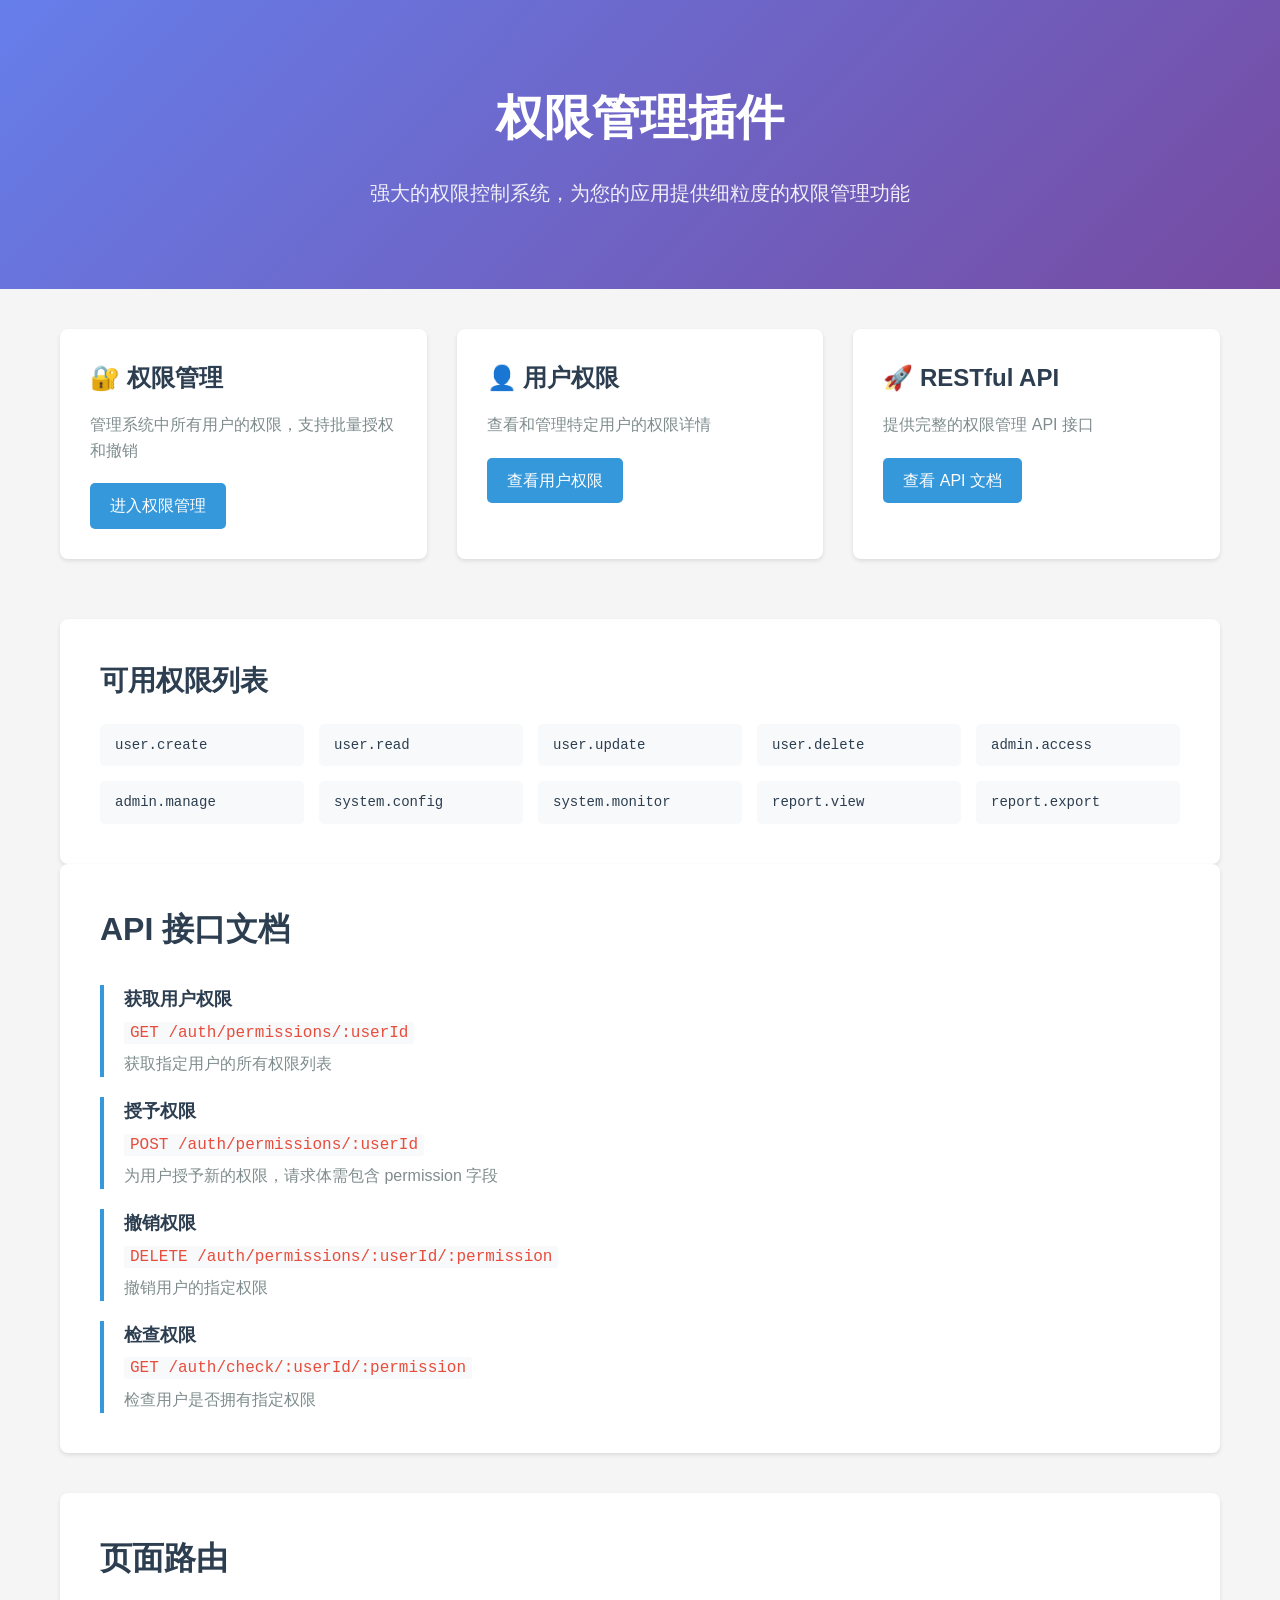
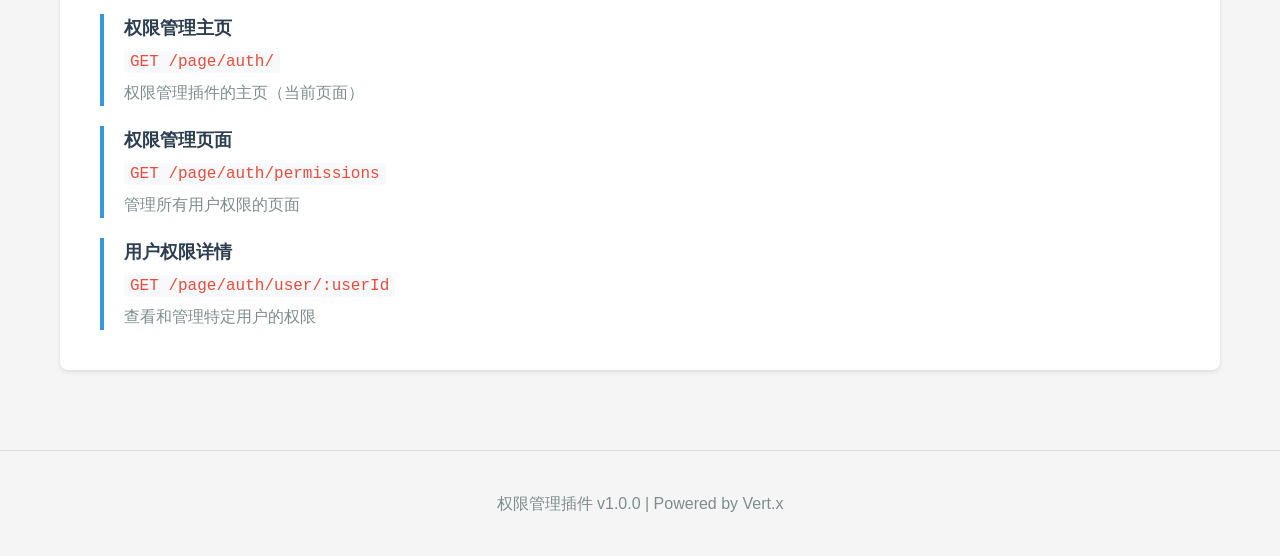
<file: packages/auth-plugin/src/main/resources/auth-plugin/templates/index.html>
<!DOCTYPE html>
<html>

<head>
  <meta charset="UTF-8">
  <meta name="viewport" content="width=device-width, initial-scale=1.0">
  <title>权限管理插件</title>
  <style>
    * {
      margin: 0;
      padding: 0;
      box-sizing: border-box;
    }

    body {
      font-family: -apple-system, BlinkMacSystemFont, 'Segoe UI', Roboto, 'Helvetica Neue', Arial, sans-serif;
      background-color: #f5f5f5;
      color: #333;
      line-height: 1.6;
    }

    .hero {
      background: linear-gradient(135deg, #667eea 0%, #764ba2 100%);
      color: white;
      padding: 80px 20px;
      text-align: center;
    }

    .hero h1 {
      font-size: 48px;
      margin-bottom: 20px;
      font-weight: 700;
    }

    .hero p {
      font-size: 20px;
      opacity: 0.9;
      max-width: 600px;
      margin: 0 auto;
    }

    .container {
      max-width: 1200px;
      margin: 0 auto;
      padding: 40px 20px;
    }

    .features {
      display: grid;
      grid-template-columns: repeat(auto-fit, minmax(300px, 1fr));
      gap: 30px;
      margin-bottom: 60px;
    }

    .feature-card {
      background-color: #fff;
      border-radius: 8px;
      box-shadow: 0 2px 4px rgba(0, 0, 0, 0.1);
      padding: 30px;
      transition: transform 0.3s, box-shadow 0.3s;
    }

    .feature-card:hover {
      transform: translateY(-5px);
      box-shadow: 0 4px 12px rgba(0, 0, 0, 0.15);
    }

    .feature-card h3 {
      color: #2c3e50;
      font-size: 24px;
      margin-bottom: 15px;
    }

    .feature-card p {
      color: #7f8c8d;
      margin-bottom: 20px;
    }

    .feature-card a {
      display: inline-block;
      padding: 10px 20px;
      background-color: #3498db;
      color: white;
      text-decoration: none;
      border-radius: 5px;
      transition: background-color 0.3s;
    }

    .feature-card a:hover {
      background-color: #2980b9;
    }

    .api-section {
      background-color: #fff;
      border-radius: 8px;
      box-shadow: 0 2px 4px rgba(0, 0, 0, 0.1);
      padding: 40px;
      margin-bottom: 40px;
    }

    .api-section h2 {
      color: #2c3e50;
      font-size: 32px;
      margin-bottom: 30px;
    }

    .api-grid {
      display: grid;
      gap: 20px;
    }

    .api-item {
      border-left: 4px solid #3498db;
      padding-left: 20px;
    }

    .api-item h4 {
      color: #2c3e50;
      font-size: 18px;
      margin-bottom: 5px;
    }

    .api-item code {
      background-color: #f8f9fa;
      padding: 2px 6px;
      border-radius: 3px;
      font-family: 'Courier New', monospace;
      color: #e74c3c;
    }

    .api-item p {
      color: #7f8c8d;
      margin-top: 5px;
    }

    .permission-list {
      background-color: #fff;
      border-radius: 8px;
      box-shadow: 0 2px 4px rgba(0, 0, 0, 0.1);
      padding: 40px;
    }

    .permission-list h2 {
      color: #2c3e50;
      font-size: 28px;
      margin-bottom: 20px;
    }

    .permission-grid {
      display: grid;
      grid-template-columns: repeat(auto-fill, minmax(200px, 1fr));
      gap: 15px;
    }

    .permission-item {
      background-color: #f8f9fa;
      padding: 10px 15px;
      border-radius: 5px;
      font-family: 'Courier New', monospace;
      font-size: 14px;
      color: #2c3e50;
    }

    .footer {
      text-align: center;
      padding: 40px 20px;
      color: #7f8c8d;
      border-top: 1px solid #e0e0e0;
    }
  </style>
</head>

<body>
  <div class="hero">
    <h1>权限管理插件</h1>
    <p>强大的权限控制系统，为您的应用提供细粒度的权限管理功能</p>
  </div>

  <div class="container">
    <div class="features">
      <div class="feature-card">
        <h3>🔐 权限管理</h3>
        <p>管理系统中所有用户的权限，支持批量授权和撤销</p>
        <a href="/page/auth/permissions">进入权限管理</a>
      </div>

      <div class="feature-card">
        <h3>👤 用户权限</h3>
        <p>查看和管理特定用户的权限详情</p>
        <a href="/page/auth/permissions">查看用户权限</a>
      </div>

      <div class="feature-card">
        <h3>🚀 RESTful API</h3>
        <p>提供完整的权限管理 API 接口</p>
        <a href="#api">查看 API 文档</a>
      </div>
    </div>

    <div class="permission-list">
      <h2>可用权限列表</h2>
      <div class="permission-grid">
        <div class="permission-item">user.create</div>
        <div class="permission-item">user.read</div>
        <div class="permission-item">user.update</div>
        <div class="permission-item">user.delete</div>
        <div class="permission-item">admin.access</div>
        <div class="permission-item">admin.manage</div>
        <div class="permission-item">system.config</div>
        <div class="permission-item">system.monitor</div>
        <div class="permission-item">report.view</div>
        <div class="permission-item">report.export</div>
      </div>
    </div>

    <div class="api-section" id="api">
      <h2>API 接口文档</h2>
      <div class="api-grid">
        <div class="api-item">
          <h4>获取用户权限</h4>
          <code>GET /auth/permissions/:userId</code>
          <p>获取指定用户的所有权限列表</p>
        </div>

        <div class="api-item">
          <h4>授予权限</h4>
          <code>POST /auth/permissions/:userId</code>
          <p>为用户授予新的权限，请求体需包含 permission 字段</p>
        </div>

        <div class="api-item">
          <h4>撤销权限</h4>
          <code>DELETE /auth/permissions/:userId/:permission</code>
          <p>撤销用户的指定权限</p>
        </div>

        <div class="api-item">
          <h4>检查权限</h4>
          <code>GET /auth/check/:userId/:permission</code>
          <p>检查用户是否拥有指定权限</p>
        </div>
      </div>
    </div>

    <div class="api-section">
      <h2>页面路由</h2>
      <div class="api-grid">
        <div class="api-item">
          <h4>权限管理主页</h4>
          <code>GET /page/auth/</code>
          <p>权限管理插件的主页（当前页面）</p>
        </div>

        <div class="api-item">
          <h4>权限管理页面</h4>
          <code>GET /page/auth/permissions</code>
          <p>管理所有用户权限的页面</p>
        </div>

        <div class="api-item">
          <h4>用户权限详情</h4>
          <code>GET /page/auth/user/:userId</code>
          <p>查看和管理特定用户的权限</p>
        </div>
      </div>
    </div>
  </div>

  <div class="footer">
    <p>权限管理插件 v1.0.0 | Powered by Vert.x</p>
  </div>
</body>

</html>
</file>
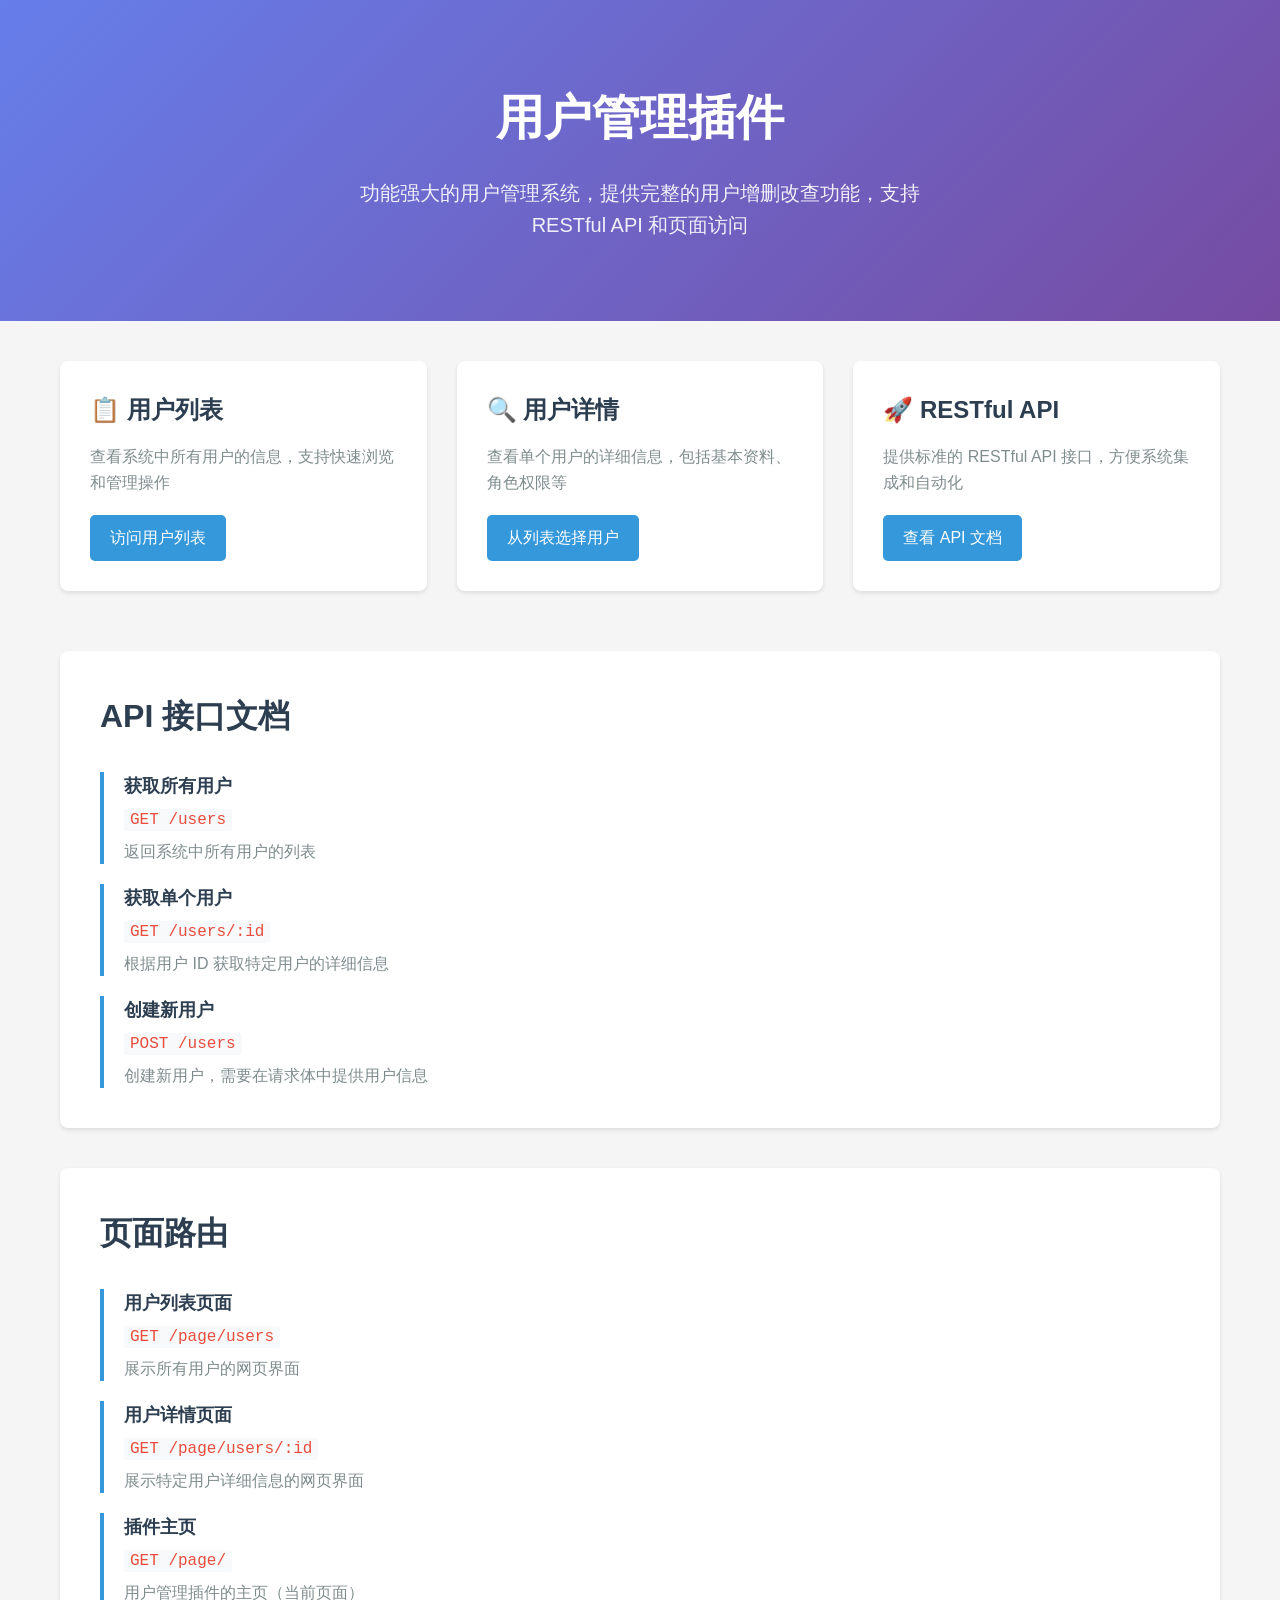
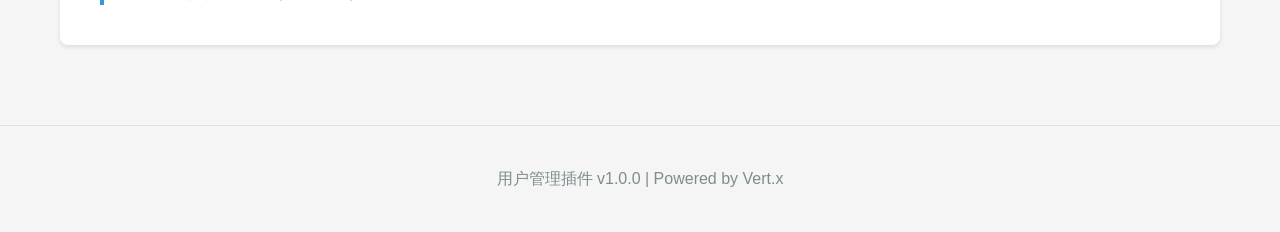
<file: packages/user-plugin/src/main/resources/user-plugin/templates/index.html>
<!DOCTYPE html>
<html xmlns:th="http://www.thymeleaf.org">

<head>
  <meta charset="UTF-8">
  <meta name="viewport" content="width=device-width, initial-scale=1.0">
  <title>用户管理插件</title>
  <style>
    * {
      margin: 0;
      padding: 0;
      box-sizing: border-box;
    }

    body {
      font-family: -apple-system, BlinkMacSystemFont, 'Segoe UI', Roboto, 'Helvetica Neue', Arial, sans-serif;
      background-color: #f5f5f5;
      color: #333;
      line-height: 1.6;
    }

    .hero {
      background: linear-gradient(135deg, #667eea 0%, #764ba2 100%);
      color: white;
      padding: 80px 20px;
      text-align: center;
    }

    .hero h1 {
      font-size: 48px;
      margin-bottom: 20px;
      font-weight: 700;
    }

    .hero p {
      font-size: 20px;
      opacity: 0.9;
      max-width: 600px;
      margin: 0 auto;
    }

    .container {
      max-width: 1200px;
      margin: 0 auto;
      padding: 40px 20px;
    }

    .features {
      display: grid;
      grid-template-columns: repeat(auto-fit, minmax(300px, 1fr));
      gap: 30px;
      margin-bottom: 60px;
    }

    .feature-card {
      background-color: #fff;
      border-radius: 8px;
      box-shadow: 0 2px 4px rgba(0, 0, 0, 0.1);
      padding: 30px;
      transition: transform 0.3s, box-shadow 0.3s;
    }

    .feature-card:hover {
      transform: translateY(-5px);
      box-shadow: 0 4px 12px rgba(0, 0, 0, 0.15);
    }

    .feature-card h3 {
      color: #2c3e50;
      font-size: 24px;
      margin-bottom: 15px;
    }

    .feature-card p {
      color: #7f8c8d;
      margin-bottom: 20px;
    }

    .feature-card a {
      display: inline-block;
      padding: 10px 20px;
      background-color: #3498db;
      color: white;
      text-decoration: none;
      border-radius: 5px;
      transition: background-color 0.3s;
    }

    .feature-card a:hover {
      background-color: #2980b9;
    }

    .api-section {
      background-color: #fff;
      border-radius: 8px;
      box-shadow: 0 2px 4px rgba(0, 0, 0, 0.1);
      padding: 40px;
      margin-bottom: 40px;
    }

    .api-section h2 {
      color: #2c3e50;
      font-size: 32px;
      margin-bottom: 30px;
    }

    .api-grid {
      display: grid;
      gap: 20px;
    }

    .api-item {
      border-left: 4px solid #3498db;
      padding-left: 20px;
    }

    .api-item h4 {
      color: #2c3e50;
      font-size: 18px;
      margin-bottom: 5px;
    }

    .api-item code {
      background-color: #f8f9fa;
      padding: 2px 6px;
      border-radius: 3px;
      font-family: 'Courier New', monospace;
      color: #e74c3c;
    }

    .api-item p {
      color: #7f8c8d;
      margin-top: 5px;
    }

    .footer {
      text-align: center;
      padding: 40px 20px;
      color: #7f8c8d;
      border-top: 1px solid #e0e0e0;
    }
  </style>
</head>

<body>
  <div class="hero">
    <h1>用户管理插件</h1>
    <p>功能强大的用户管理系统，提供完整的用户增删改查功能，支持 RESTful API 和页面访问</p>
  </div>

  <div class="container">
    <div class="features">
      <div class="feature-card">
        <h3>📋 用户列表</h3>
        <p>查看系统中所有用户的信息，支持快速浏览和管理操作</p>
        <a href="/page/users/list">访问用户列表</a>
      </div>

      <div class="feature-card">
        <h3>🔍 用户详情</h3>
        <p>查看单个用户的详细信息，包括基本资料、角色权限等</p>
        <a href="/page/users/list">从列表选择用户</a>
      </div>

      <div class="feature-card">
        <h3>🚀 RESTful API</h3>
        <p>提供标准的 RESTful API 接口，方便系统集成和自动化</p>
        <a href="#api">查看 API 文档</a>
      </div>
    </div>

    <div class="api-section" id="api">
      <h2>API 接口文档</h2>
      <div class="api-grid">
        <div class="api-item">
          <h4>获取所有用户</h4>
          <code>GET /users</code>
          <p>返回系统中所有用户的列表</p>
        </div>

        <div class="api-item">
          <h4>获取单个用户</h4>
          <code>GET /users/:id</code>
          <p>根据用户 ID 获取特定用户的详细信息</p>
        </div>

        <div class="api-item">
          <h4>创建新用户</h4>
          <code>POST /users</code>
          <p>创建新用户，需要在请求体中提供用户信息</p>
        </div>
      </div>
    </div>

    <div class="api-section">
      <h2>页面路由</h2>
      <div class="api-grid">
        <div class="api-item">
          <h4>用户列表页面</h4>
          <code>GET /page/users</code>
          <p>展示所有用户的网页界面</p>
        </div>

        <div class="api-item">
          <h4>用户详情页面</h4>
          <code>GET /page/users/:id</code>
          <p>展示特定用户详细信息的网页界面</p>
        </div>

        <div class="api-item">
          <h4>插件主页</h4>
          <code>GET /page/</code>
          <p>用户管理插件的主页（当前页面）</p>
        </div>
      </div>
    </div>
  </div>

  <div class="footer">
    <p>用户管理插件 v1.0.0 | Powered by Vert.x</p>
  </div>
</body>

</html>
</file>
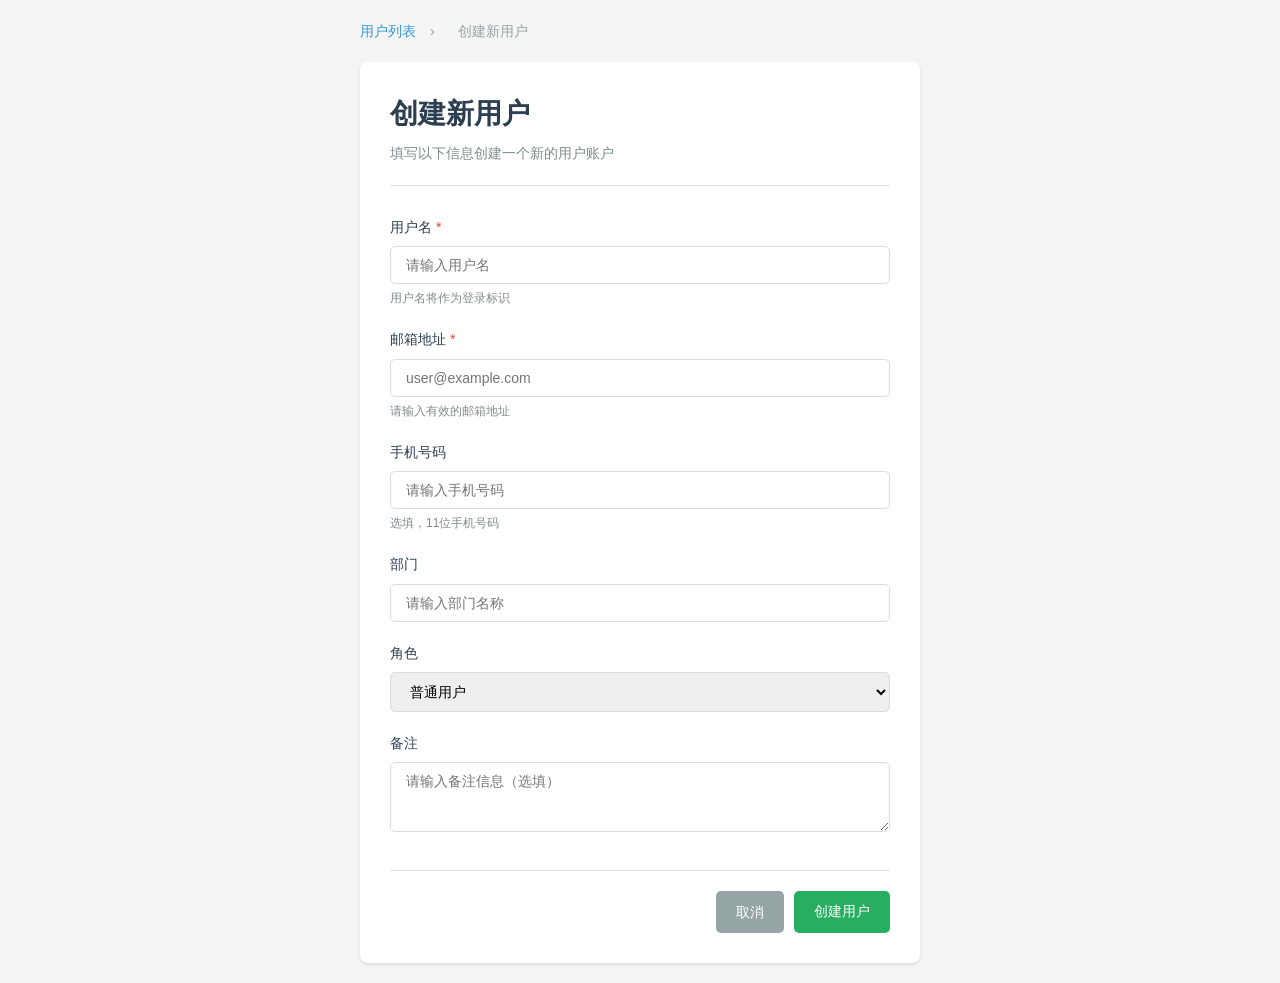
<file: packages/user-plugin/src/main/resources/user-plugin/templates/create-user.html>
<!DOCTYPE html>
<html xmlns:th="http://www.thymeleaf.org">

<head>
  <meta charset="UTF-8">
  <meta name="viewport" content="width=device-width, initial-scale=1.0">
  <title>创建新用户</title>
  <style>
    * {
      margin: 0;
      padding: 0;
      box-sizing: border-box;
    }

    body {
      font-family: -apple-system, BlinkMacSystemFont, 'Segoe UI', Roboto, 'Helvetica Neue', Arial, sans-serif;
      background-color: #f5f5f5;
      color: #333;
      line-height: 1.6;
    }

    .container {
      max-width: 600px;
      margin: 0 auto;
      padding: 20px;
    }

    .breadcrumb {
      margin-bottom: 20px;
      font-size: 14px;
    }

    .breadcrumb a {
      color: #3498db;
      text-decoration: none;
    }

    .breadcrumb a:hover {
      text-decoration: underline;
    }

    .breadcrumb span {
      margin: 0 10px;
      color: #95a5a6;
    }

    .form-card {
      background-color: #fff;
      border-radius: 8px;
      box-shadow: 0 2px 4px rgba(0, 0, 0, 0.1);
      padding: 30px;
    }

    .form-header {
      margin-bottom: 30px;
      padding-bottom: 20px;
      border-bottom: 1px solid #e0e0e0;
    }

    .form-header h1 {
      font-size: 28px;
      color: #2c3e50;
      margin-bottom: 5px;
    }

    .form-header p {
      color: #7f8c8d;
      font-size: 14px;
    }

    .form-group {
      margin-bottom: 20px;
    }

    .form-label {
      display: block;
      font-size: 14px;
      color: #2c3e50;
      font-weight: 500;
      margin-bottom: 8px;
    }

    .form-label .required {
      color: #e74c3c;
    }

    .form-input {
      width: 100%;
      padding: 10px 15px;
      border: 1px solid #ddd;
      border-radius: 5px;
      font-size: 14px;
      transition: border-color 0.3s;
    }

    .form-input:focus {
      outline: none;
      border-color: #3498db;
      box-shadow: 0 0 0 2px rgba(52, 152, 219, 0.2);
    }

    .form-hint {
      font-size: 12px;
      color: #7f8c8d;
      margin-top: 5px;
    }

    .form-actions {
      margin-top: 30px;
      padding-top: 20px;
      border-top: 1px solid #e0e0e0;
      display: flex;
      gap: 10px;
      justify-content: flex-end;
    }

    .btn {
      display: inline-block;
      padding: 10px 20px;
      background-color: #3498db;
      color: white;
      text-decoration: none;
      border-radius: 5px;
      transition: background-color 0.3s;
      border: none;
      cursor: pointer;
      font-size: 14px;
    }

    .btn:hover {
      background-color: #2980b9;
    }

    .btn-primary {
      background-color: #27ae60;
    }

    .btn-primary:hover {
      background-color: #229954;
    }

    .btn-secondary {
      background-color: #95a5a6;
    }

    .btn-secondary:hover {
      background-color: #7f8c8d;
    }

    .alert {
      padding: 15px;
      margin-bottom: 20px;
      border-radius: 5px;
      font-size: 14px;
    }

    .alert-success {
      background-color: #d4edda;
      color: #155724;
      border: 1px solid #c3e6cb;
    }

    .alert-error {
      background-color: #f8d7da;
      color: #721c24;
      border: 1px solid #f5c6cb;
    }

    .loading {
      display: none;
      text-align: center;
      padding: 20px;
    }

    .spinner {
      display: inline-block;
      width: 20px;
      height: 20px;
      border: 3px solid #f3f3f3;
      border-top: 3px solid #3498db;
      border-radius: 50%;
      animation: spin 1s linear infinite;
    }

    @keyframes spin {
      0% {
        transform: rotate(0deg);
      }

      100% {
        transform: rotate(360deg);
      }
    }
  </style>
</head>

<body>
  <div class="container">
    <div class="breadcrumb">
      <a href="/page/users/list">用户列表</a>
      <span>›</span>
      <span>创建新用户</span>
    </div>

    <div class="form-card">
      <div class="form-header">
        <h1>创建新用户</h1>
        <p>填写以下信息创建一个新的用户账户</p>
      </div>

      <div id="alertContainer"></div>

      <form id="createUserForm" onsubmit="handleSubmit(event)">
        <div class="form-group">
          <label class="form-label">
            用户名 <span class="required">*</span>
          </label>
          <input type="text" class="form-input" id="userName" name="name" required placeholder="请输入用户名" maxlength="50">
          <div class="form-hint">用户名将作为登录标识</div>
        </div>

        <div class="form-group">
          <label class="form-label">
            邮箱地址 <span class="required">*</span>
          </label>
          <input type="email" class="form-input" id="userEmail" name="email" required placeholder="user@example.com">
          <div class="form-hint">请输入有效的邮箱地址</div>
        </div>

        <div class="form-group">
          <label class="form-label">
            手机号码
          </label>
          <input type="tel" class="form-input" id="userPhone" name="phone" placeholder="请输入手机号码" pattern="[0-9]{11}">
          <div class="form-hint">选填，11位手机号码</div>
        </div>

        <div class="form-group">
          <label class="form-label">
            部门
          </label>
          <input type="text" class="form-input" id="userDepartment" name="department" placeholder="请输入部门名称">
        </div>

        <div class="form-group">
          <label class="form-label">
            角色
          </label>
          <select class="form-input" id="userRole" name="role">
            <option value="普通用户">普通用户</option>
            <option value="管理员">管理员</option>
            <option value="超级管理员">超级管理员</option>
          </select>
        </div>

        <div class="form-group">
          <label class="form-label">
            备注
          </label>
          <textarea class="form-input" id="userNotes" name="notes" rows="3" placeholder="请输入备注信息（选填）"></textarea>
        </div>

        <div class="form-actions">
          <a href="/page/users/list" class="btn btn-secondary">取消</a>
          <button type="submit" class="btn btn-primary">创建用户</button>
        </div>
      </form>

      <div id="loading" class="loading">
        <div class="spinner"></div>
        <p>正在创建用户...</p>
      </div>
    </div>
  </div>

  <script>
    function showAlert(message, type) {
      const alertContainer = document.getElementById('alertContainer');
      const alertClass = type === 'success' ? 'alert-success' : 'alert-error';
      alertContainer.innerHTML = `<div class="alert ${alertClass}">${message}</div>`;

      // 3秒后自动隐藏
      setTimeout(() => {
        alertContainer.innerHTML = '';
      }, 3000);
    }

    function handleSubmit(event) {
      event.preventDefault();

      const form = document.getElementById('createUserForm');
      const loading = document.getElementById('loading');
      const formData = new FormData(form);

      // 构建用户数据对象
      const userData = {
        name: formData.get('name'),
        email: formData.get('email'),
        phone: formData.get('phone') || null,
        department: formData.get('department') || null,
        role: formData.get('role'),
        notes: formData.get('notes') || null,
        status: '活跃',
        createdAt: new Date().toISOString().split('T')[0]
      };

      // 显示加载状态
      form.style.display = 'none';
      loading.style.display = 'block';

      // 发送创建请求
      fetch('/users', {
        method: 'POST',
        headers: {
          'Content-Type': 'application/json'
        },
        body: JSON.stringify(userData)
      })
        .then(response => {
          if (!response.ok) {
            throw new Error('创建用户失败');
          }
          return response.json();
        })
        .then(data => {
          showAlert('用户创建成功！', 'success');
          // 延迟跳转到用户列表
          setTimeout(() => {
            window.location.href = '/page/users';
          }, 1000);
        })
        .catch(error => {
          console.error('Error:', error);
          showAlert('创建用户失败：' + error.message, 'error');
          form.style.display = 'block';
          loading.style.display = 'none';
        });
    }

    // 表单验证
    document.getElementById('userName').addEventListener('input', function (e) {
      const value = e.target.value;
      if (value.length < 2) {
        e.target.setCustomValidity('用户名至少需要2个字符');
      } else {
        e.target.setCustomValidity('');
      }
    });

    document.getElementById('userPhone').addEventListener('input', function (e) {
      const value = e.target.value;
      if (value && !/^[0-9]{11}$/.test(value)) {
        e.target.setCustomValidity('请输入11位手机号码');
      } else {
        e.target.setCustomValidity('');
      }
    });
  </script>
</body>

</html>
</file>
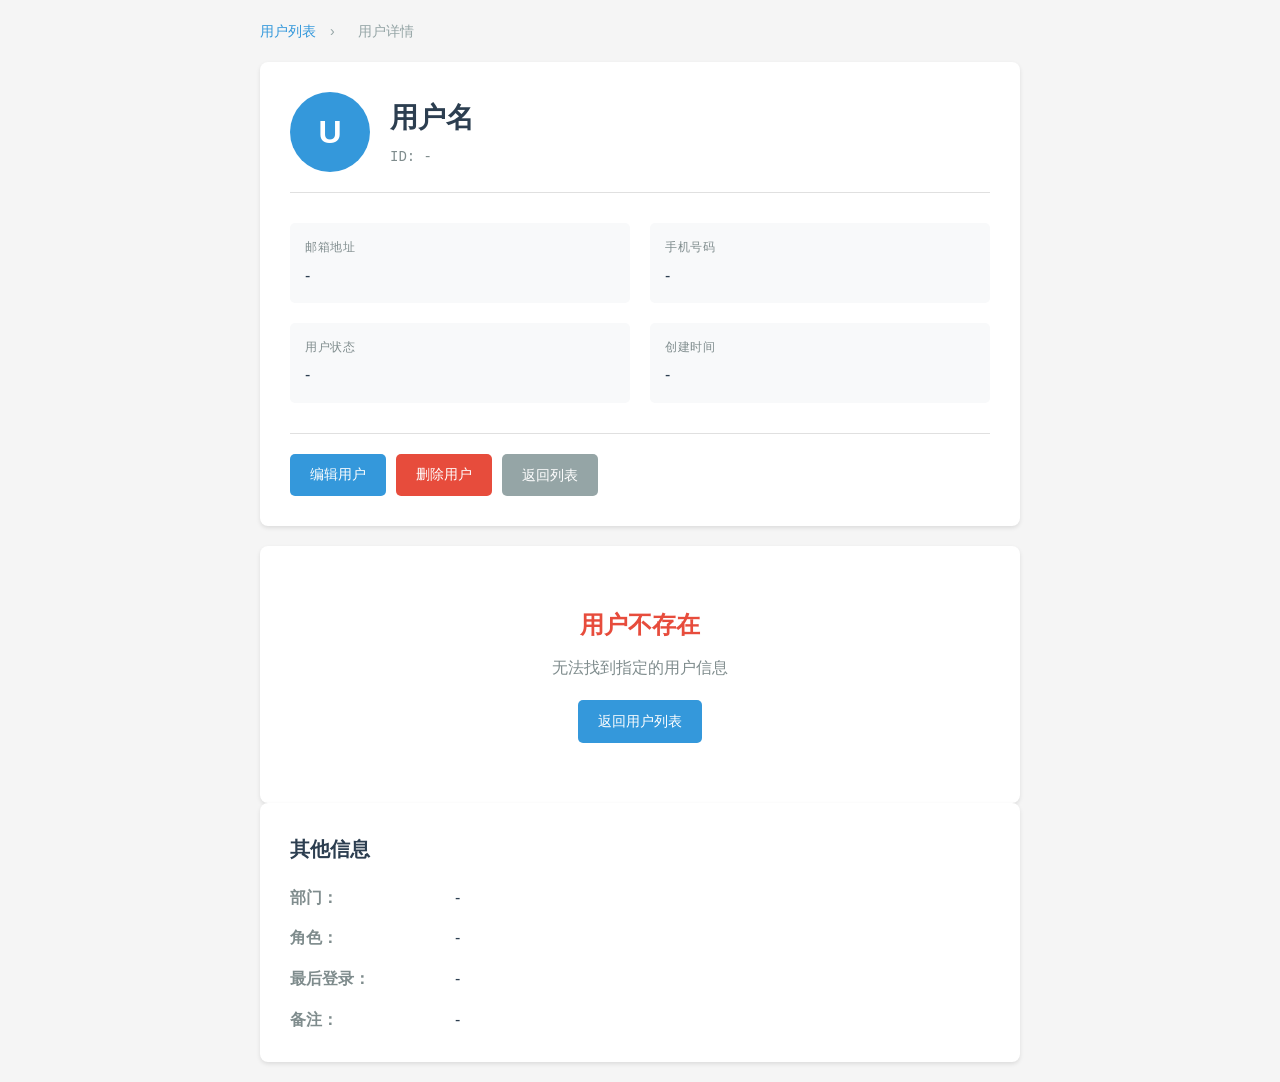
<file: packages/user-plugin/src/main/resources/user-plugin/templates/user-detail.html>
<!DOCTYPE html>
<html xmlns:th="http://www.thymeleaf.org">

<head>
  <meta charset="UTF-8">
  <meta name="viewport" content="width=device-width, initial-scale=1.0">
  <title>用户详情 - <span th:text="${user.name}">用户</span></title>
  <style>
    * {
      margin: 0;
      padding: 0;
      box-sizing: border-box;
    }

    body {
      font-family: -apple-system, BlinkMacSystemFont, 'Segoe UI', Roboto, 'Helvetica Neue', Arial, sans-serif;
      background-color: #f5f5f5;
      color: #333;
      line-height: 1.6;
    }

    .container {
      max-width: 800px;
      margin: 0 auto;
      padding: 20px;
    }

    .breadcrumb {
      margin-bottom: 20px;
      font-size: 14px;
    }

    .breadcrumb a {
      color: #3498db;
      text-decoration: none;
    }

    .breadcrumb a:hover {
      text-decoration: underline;
    }

    .breadcrumb span {
      margin: 0 10px;
      color: #95a5a6;
    }

    .user-card {
      background-color: #fff;
      border-radius: 8px;
      box-shadow: 0 2px 4px rgba(0, 0, 0, 0.1);
      padding: 30px;
      margin-bottom: 20px;
    }

    .user-header {
      display: flex;
      align-items: center;
      margin-bottom: 30px;
      padding-bottom: 20px;
      border-bottom: 1px solid #e0e0e0;
    }

    .user-avatar {
      width: 80px;
      height: 80px;
      border-radius: 50%;
      background-color: #3498db;
      color: white;
      display: flex;
      align-items: center;
      justify-content: center;
      font-size: 32px;
      font-weight: bold;
      margin-right: 20px;
    }

    .user-title h1 {
      font-size: 28px;
      color: #2c3e50;
      margin-bottom: 5px;
    }

    .user-id {
      font-family: 'Courier New', monospace;
      font-size: 14px;
      color: #7f8c8d;
    }

    .user-details {
      display: grid;
      grid-template-columns: repeat(auto-fit, minmax(250px, 1fr));
      gap: 20px;
    }

    .detail-item {
      padding: 15px;
      background-color: #f8f9fa;
      border-radius: 5px;
    }

    .detail-label {
      font-size: 12px;
      color: #7f8c8d;
      text-transform: uppercase;
      letter-spacing: 0.5px;
      margin-bottom: 5px;
    }

    .detail-value {
      font-size: 16px;
      color: #2c3e50;
      font-weight: 500;
    }

    .actions {
      margin-top: 30px;
      padding-top: 20px;
      border-top: 1px solid #e0e0e0;
      display: flex;
      gap: 10px;
    }

    .btn {
      display: inline-block;
      padding: 10px 20px;
      background-color: #3498db;
      color: white;
      text-decoration: none;
      border-radius: 5px;
      transition: background-color 0.3s;
      border: none;
      cursor: pointer;
      font-size: 14px;
    }

    .btn:hover {
      background-color: #2980b9;
    }

    .btn-secondary {
      background-color: #95a5a6;
    }

    .btn-secondary:hover {
      background-color: #7f8c8d;
    }

    .btn-danger {
      background-color: #e74c3c;
    }

    .btn-danger:hover {
      background-color: #c0392b;
    }

    .error-state {
      background-color: #fff;
      border-radius: 8px;
      box-shadow: 0 2px 4px rgba(0, 0, 0, 0.1);
      padding: 60px;
      text-align: center;
    }

    .error-state h2 {
      color: #e74c3c;
      font-size: 24px;
      margin-bottom: 10px;
    }

    .error-state p {
      color: #7f8c8d;
      margin-bottom: 20px;
    }

    .additional-info {
      background-color: #fff;
      border-radius: 8px;
      box-shadow: 0 2px 4px rgba(0, 0, 0, 0.1);
      padding: 30px;
    }

    .additional-info h2 {
      font-size: 20px;
      color: #2c3e50;
      margin-bottom: 20px;
    }

    .info-grid {
      display: grid;
      grid-template-columns: 150px 1fr;
      gap: 15px;
    }

    .info-label {
      font-weight: 600;
      color: #7f8c8d;
    }

    .info-value {
      color: #2c3e50;
    }
  </style>
</head>

<body>
  <div class="container">
    <div class="breadcrumb">
      <a href="/page/users/list">用户列表</a>
      <span>›</span>
      <span th:text="${user.name}">用户详情</span>
    </div>

    <div th:if="${user != null}" class="user-card">
      <div class="user-header">
        <div class="user-avatar" th:text="${#strings.substring(user.name, 0, 1).toUpperCase()}">U</div>
        <div class="user-title">
          <h1 th:text="${user.name}">用户名</h1>
          <p class="user-id">ID: <span th:text="${user.id}">-</span></p>
        </div>
      </div>

      <div class="user-details">
        <div class="detail-item">
          <div class="detail-label">邮箱地址</div>
          <div class="detail-value" th:text="${user.email ?: '未设置'}">-</div>
        </div>

        <div class="detail-item">
          <div class="detail-label">手机号码</div>
          <div class="detail-value" th:text="${user.phone ?: '未设置'}">-</div>
        </div>

        <div class="detail-item">
          <div class="detail-label">用户状态</div>
          <div class="detail-value" th:text="${user.status ?: '活跃'}">-</div>
        </div>

        <div class="detail-item">
          <div class="detail-label">创建时间</div>
          <div class="detail-value" th:text="${user.createdAt ?: '未知'}">-</div>
        </div>
      </div>

      <div class="actions">
        <button class="btn" onclick="editUser()">编辑用户</button>
        <button class="btn btn-danger" onclick="deleteUser()">删除用户</button>
        <a href="/page/users/list" class="btn btn-secondary">返回列表</a>
      </div>
    </div>

    <div th:if="${user == null}" class="error-state">
      <h2>用户不存在</h2>
      <p>无法找到指定的用户信息</p>
      <a href="/page/users/list" class="btn">返回用户列表</a>
    </div>

    <div th:if="${user != null}" class="additional-info">
      <h2>其他信息</h2>
      <div class="info-grid">
        <div class="info-label">部门：</div>
        <div class="info-value" th:text="${user.department ?: '未分配'}">-</div>

        <div class="info-label">角色：</div>
        <div class="info-value" th:text="${user.role ?: '普通用户'}">-</div>

        <div class="info-label">最后登录：</div>
        <div class="info-value" th:text="${user.lastLogin ?: '从未登录'}">-</div>

        <div class="info-label">备注：</div>
        <div class="info-value" th:text="${user.notes ?: '无'}">-</div>
      </div>
    </div>
  </div>

  <script th:inline="javascript">
    const userId = /*[[${user?.id}]]*/ null;

    function editUser() {
      if (userId) {
        alert('编辑用户 ' + userId + ' 功能待实现');
      }
    }

    function deleteUser() {
      if (userId && confirm('确定要删除该用户吗？此操作不可恢复。')) {
        alert('删除功能待实现');
        // 实际实现时应该发送 DELETE 请求到 /users/{id}
      }
    }
  </script>
</body>

</html>
</file>
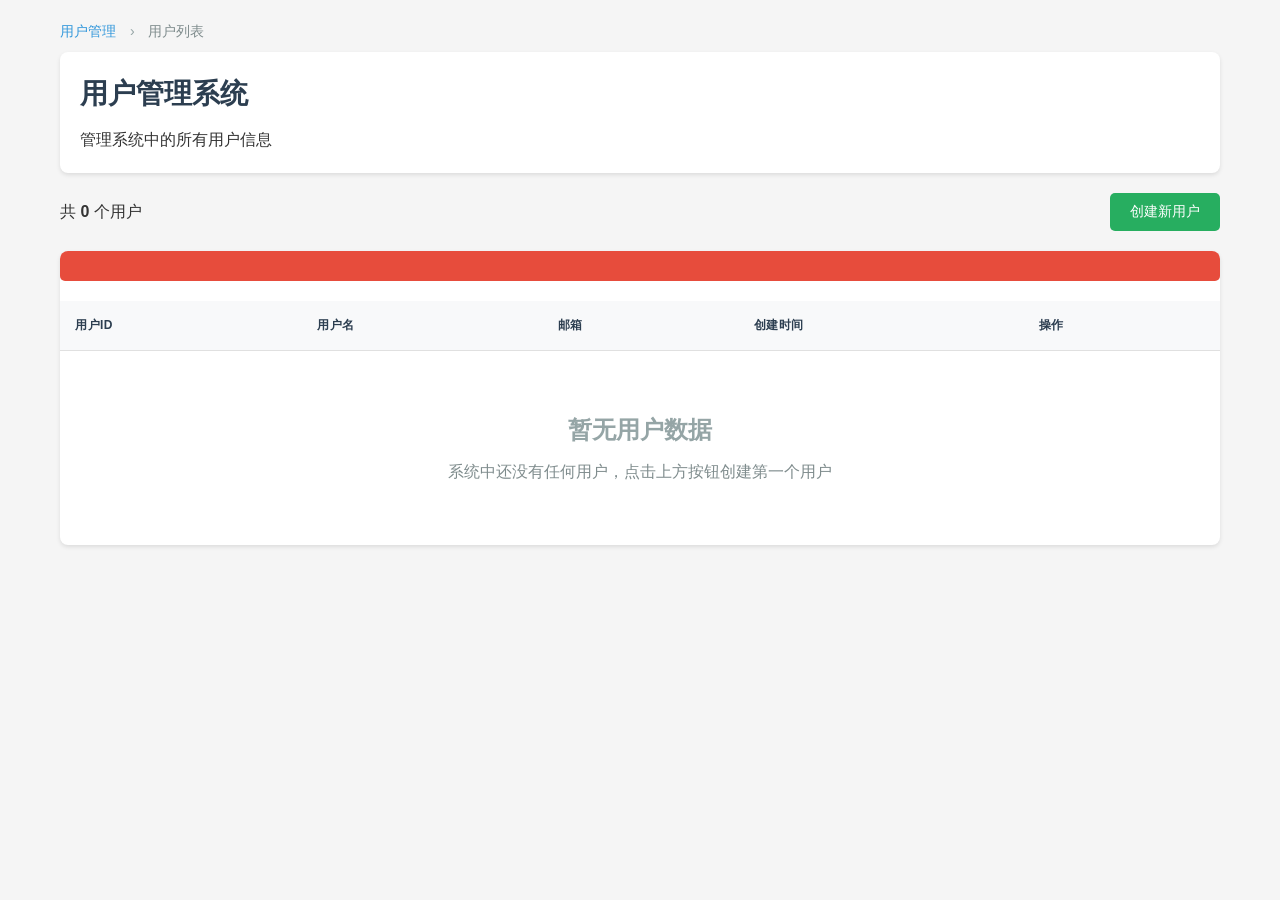
<file: packages/user-plugin/src/main/resources/user-plugin/templates/users.html>
<!DOCTYPE html>
<html xmlns:th="http://www.thymeleaf.org">

<head>
  <meta charset="UTF-8">
  <meta name="viewport" content="width=device-width, initial-scale=1.0">
  <title>用户管理 - 用户列表</title>
  <style>
    * {
      margin: 0;
      padding: 0;
      box-sizing: border-box;
    }

    body {
      font-family: -apple-system, BlinkMacSystemFont, 'Segoe UI', Roboto, 'Helvetica Neue', Arial, sans-serif;
      background-color: #f5f5f5;
      color: #333;
      line-height: 1.6;
    }

    .container {
      max-width: 1200px;
      margin: 0 auto;
      padding: 20px;
    }

    .header {
      background-color: #fff;
      padding: 20px;
      border-radius: 8px;
      box-shadow: 0 2px 4px rgba(0, 0, 0, 0.1);
      margin-bottom: 20px;
    }

    .header h1 {
      color: #2c3e50;
      font-size: 28px;
      margin-bottom: 10px;
    }

    .actions {
      display: flex;
      justify-content: space-between;
      align-items: center;
      margin-bottom: 20px;
    }

    .btn {
      display: inline-block;
      padding: 10px 20px;
      background-color: #3498db;
      color: white;
      text-decoration: none;
      border-radius: 5px;
      transition: background-color 0.3s;
      border: none;
      cursor: pointer;
      font-size: 14px;
    }

    .btn:hover {
      background-color: #2980b9;
    }

    .btn-success {
      background-color: #27ae60;
    }

    .btn-success:hover {
      background-color: #229954;
    }

    .table-container {
      background-color: #fff;
      border-radius: 8px;
      box-shadow: 0 2px 4px rgba(0, 0, 0, 0.1);
      overflow: hidden;
    }

    table {
      width: 100%;
      border-collapse: collapse;
    }

    th,
    td {
      padding: 15px;
      text-align: left;
      border-bottom: 1px solid #e0e0e0;
    }

    th {
      background-color: #f8f9fa;
      font-weight: 600;
      color: #2c3e50;
      text-transform: uppercase;
      font-size: 12px;
      letter-spacing: 0.5px;
    }

    tr:hover {
      background-color: #f8f9fa;
    }

    .user-id {
      font-family: 'Courier New', monospace;
      font-size: 13px;
      color: #7f8c8d;
    }

    .user-name {
      font-weight: 500;
      color: #2c3e50;
    }

    .user-email {
      color: #3498db;
    }

    .action-links a {
      color: #3498db;
      text-decoration: none;
      margin-right: 15px;
      font-size: 14px;
    }

    .action-links a:hover {
      text-decoration: underline;
    }

    .empty-state {
      text-align: center;
      padding: 60px 20px;
      color: #7f8c8d;
    }

    .empty-state h2 {
      font-size: 24px;
      margin-bottom: 10px;
      color: #95a5a6;
    }

    .loading {
      text-align: center;
      padding: 40px;
      color: #7f8c8d;
    }

    .error-message {
      background-color: #e74c3c;
      color: white;
      padding: 15px;
      border-radius: 5px;
      margin-bottom: 20px;
    }
  </style>
</head>

<body>
  <div class="container">
    <div style="font-size: 14px; color: #7f8c8d; margin-bottom: 10px;">
      <a href="/page/users/" style="color: #3498db; text-decoration: none;">用户管理</a>
      <span style="margin: 0 10px; color: #95a5a6;">›</span>
      <span>用户列表</span>
    </div>

    <div class="header">
      <h1>用户管理系统</h1>
      <p>管理系统中的所有用户信息</p>
    </div>

    <div class="actions">
      <div>
        <span>共 <strong th:text="${#lists.size(users)}">0</strong> 个用户</span>
      </div>
      <div>
        <button class="btn btn-success" onclick="showCreateUserForm()">创建新用户</button>
      </div>
    </div>

    <div class="table-container">
      <div th:if="${error}" class="error-message" th:text="${error}"></div>

      <table th:if="${users != null and #lists.size(users) > 0}">
        <thead>
          <tr>
            <th>用户ID</th>
            <th>用户名</th>
            <th>邮箱</th>
            <th>创建时间</th>
            <th>操作</th>
          </tr>
        </thead>
        <tbody>
          <!--USER_ROWS-->
        </tbody>
      </table>

      <div th:if="${users == null or #lists.size(users) == 0}" class="empty-state">
        <h2>暂无用户数据</h2>
        <p>系统中还没有任何用户，点击上方按钮创建第一个用户</p>
      </div>
    </div>
  </div>

  <script>
    function showCreateUserForm() {
      // 跳转到创建用户页面
      window.location.href = '/page/users/create';
    }

    function editUser(element) {
      const userId = element.getAttribute('data-id');
      alert('编辑用户 ' + userId + ' 功能待实现');
    }

    function deleteUser(element) {
      const userId = element.getAttribute('data-id');
      if (confirm('确定要删除用户 ' + userId + ' 吗？')) {
        alert('删除功能待实现');
      }
    }
  </script>
</body>

</html>
</file>
